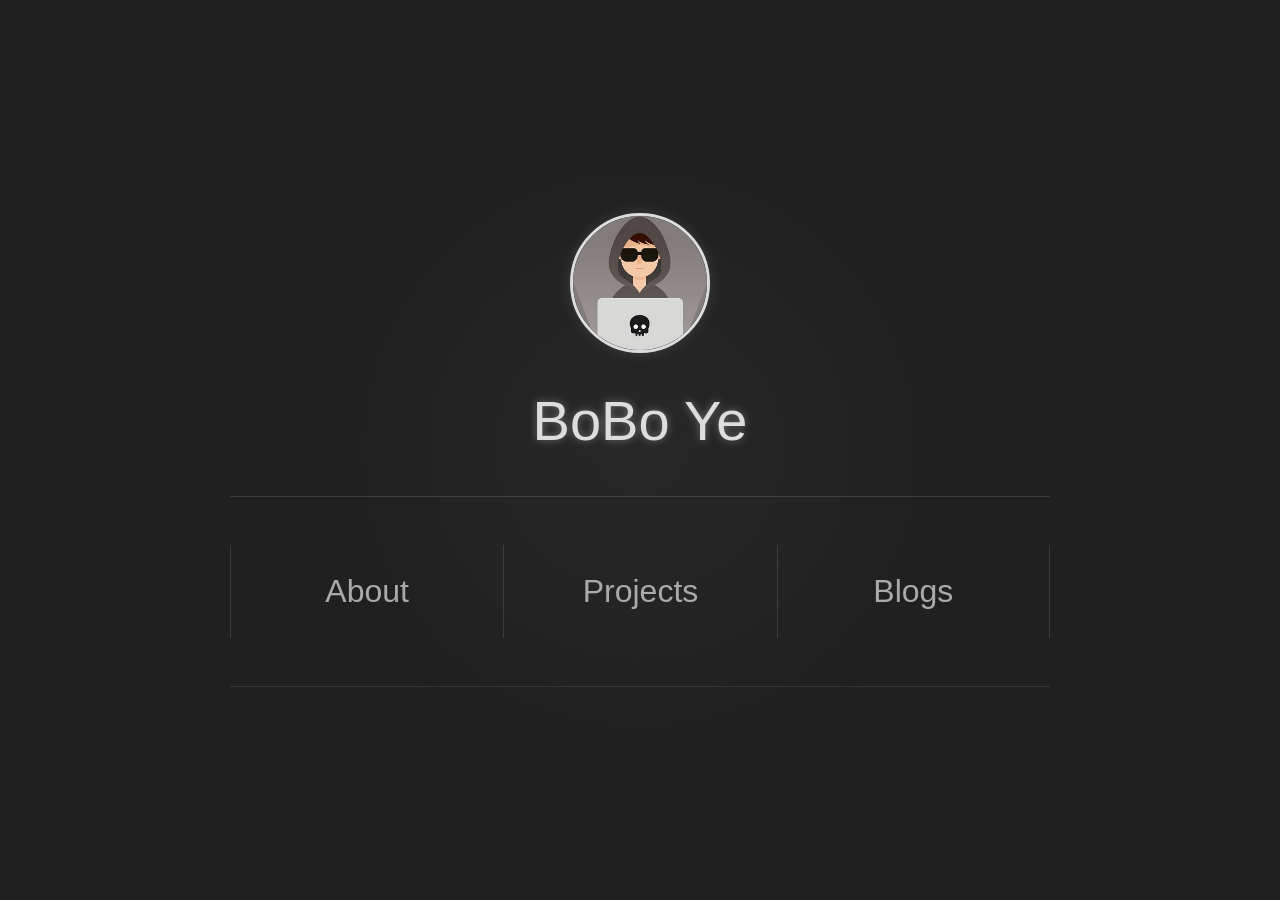
<file: index.html>
<!doctype html>
<html lang="en">
<head>
  <meta charset="utf-8">
  <meta name="viewport" content="width=device-width, initial-scale=1">
  <title>BoBo Ye</title>
  <link rel="stylesheet" href="css/style.css">
</head>
<body>
  <main class="home">
    <header class="profile">
      <img class="avatar" src="assets/imgs/headpic_512.png" alt="BoBo Ye">
      <h1>BoBo Ye</h1>
    </header>

    <nav class="nav" aria-label="Primary">
      <ul class="nav-list">
        <li class="nav-item"><a class="nav-link" href="html/about.html">About</a></li>
        <li class="nav-item"><a class="nav-link" href="html/projects.html">Projects</a></li>
        <li class="nav-item"><a class="nav-link" href="html/blog.html">Blogs</a></li>
      </ul>
    </nav>
  </main>
</body>
</html>
</file>
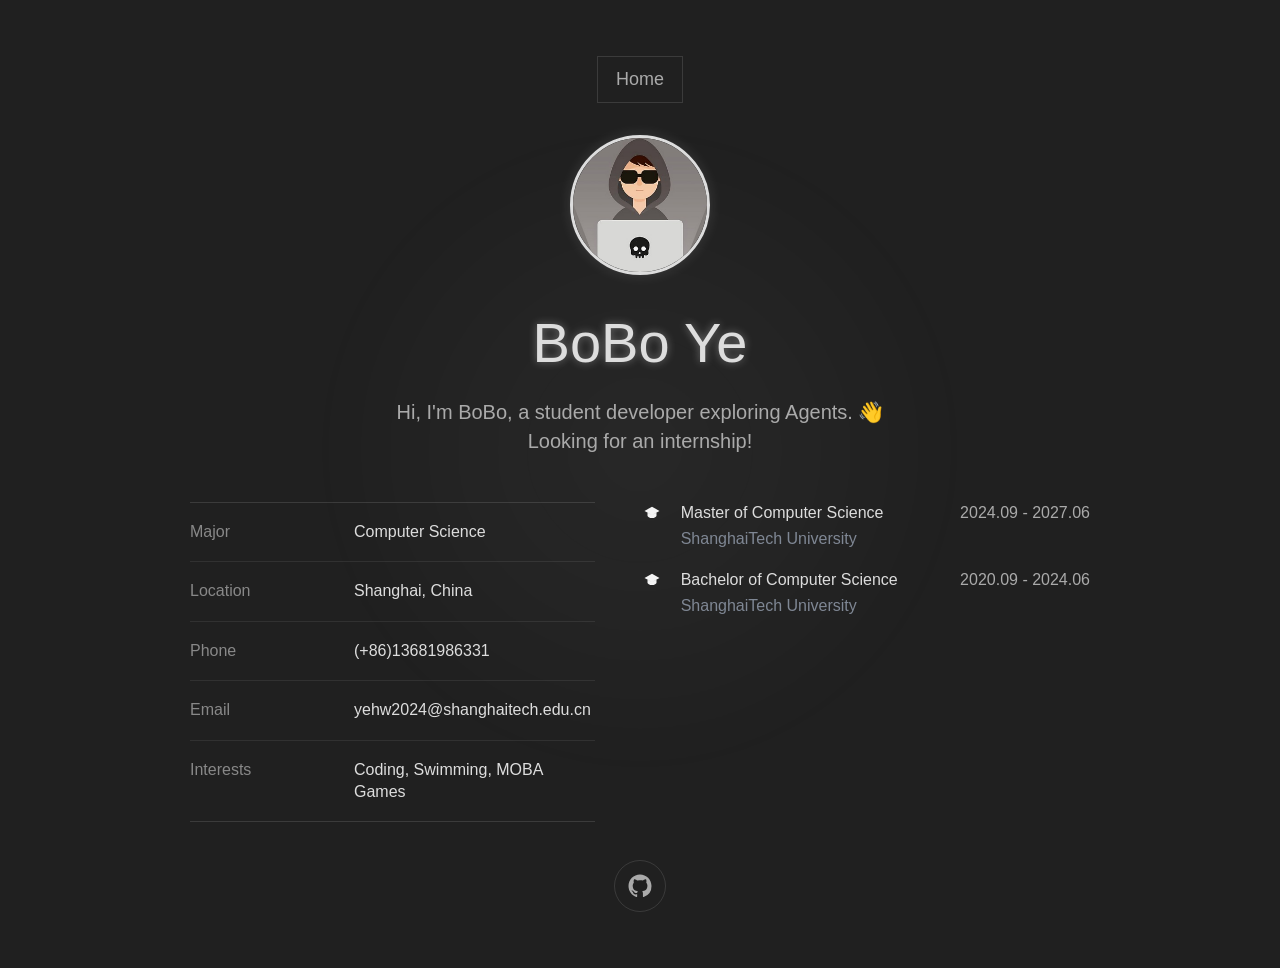
<file: html/about.html>
<!doctype html>
<html lang="en">
<head>
  <meta charset="utf-8">
  <meta name="viewport" content="width=device-width, initial-scale=1">
  <title>About - BoBo Ye</title>
  <base href="../">
  <link rel="stylesheet" href="css/style.css">
</head>
<body class="about-body">
  <main class="about-page">
    <a class="back-link" href="index.html" aria-label="Back to home">Home</a>

    <header class="profile about-profile">
      <img class="avatar" data-about-avatar src="assets/imgs/headpic_512.png" alt="BoBo Ye">
      <h1 data-about-name>BoBo Ye</h1>
      <p class="headline" data-about-headline hidden></p>
      <div class="bio about-bio" data-about-bio></div>
    </header>

    <section class="about-content" aria-label="About information">
      <div class="about-columns">
        <div class="about-column" aria-label="Profile details">
          <dl class="info-list" data-about-details></dl>
        </div>

        <div class="about-column">
          <div class="education-list" data-about-education></div>
        </div>
      </div>
      <nav class="social-links" data-about-links aria-label="Social links"></nav>
      <p class="data-error" data-about-error hidden>
        About information could not be loaded. Please run this site from a local server or check data/about.json.
      </p>
    </section>
  </main>

  <script type="module" src="js/about-page.js"></script>
</body>
</html>
</file>
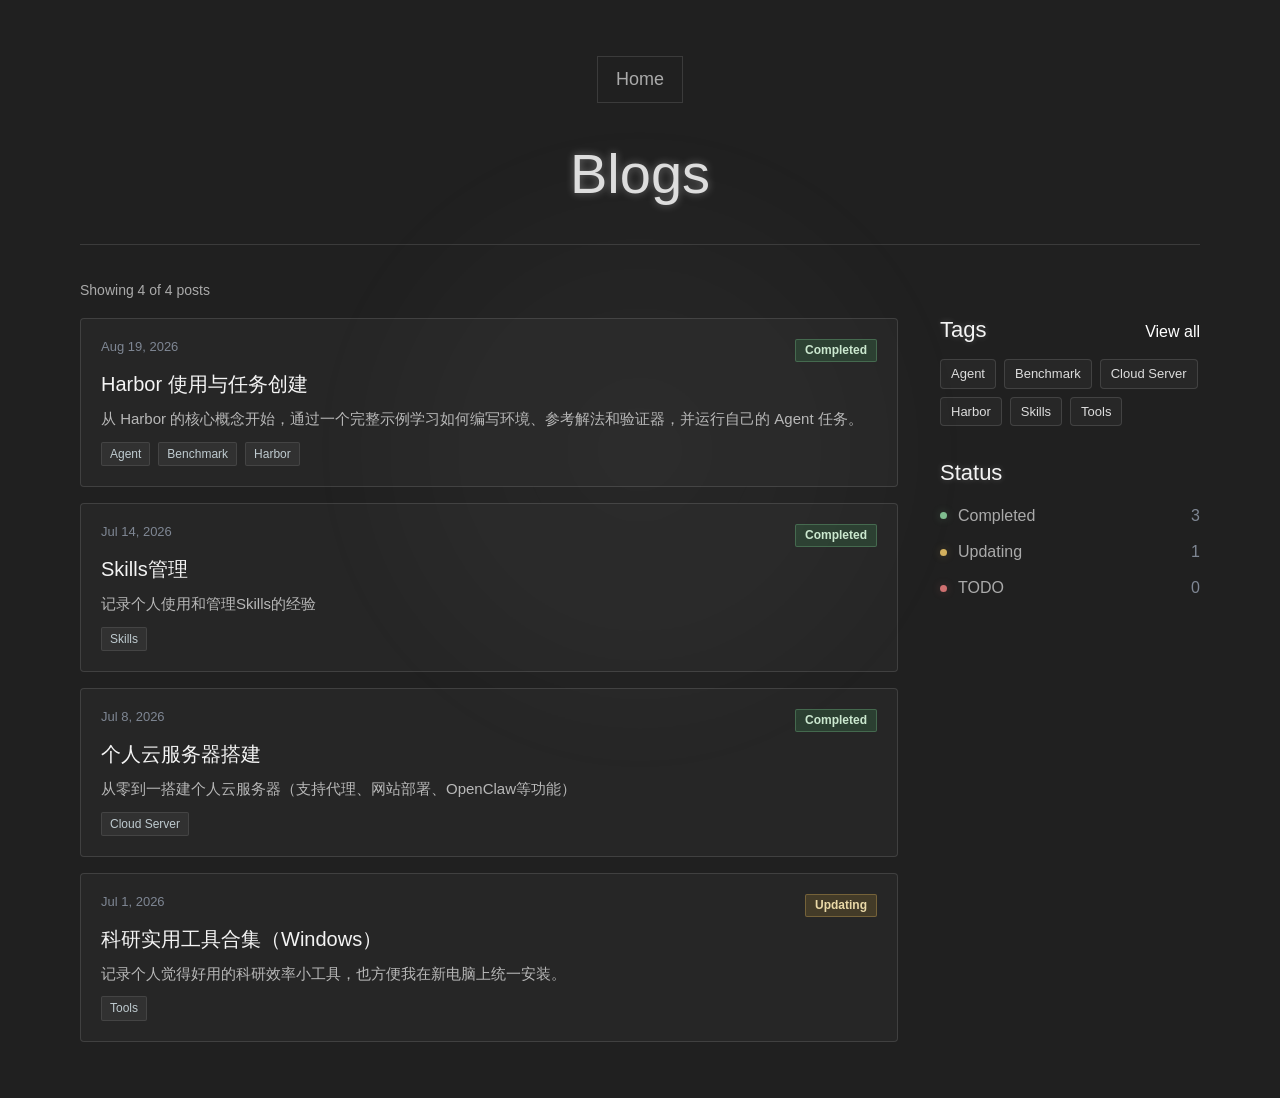
<file: html/blog.html>
<!doctype html>
<html lang="en">
<head>
  <meta charset="utf-8">
  <meta name="viewport" content="width=device-width, initial-scale=1">
  <title>Blogs - BoBo Ye</title>
  <base href="../">
  <link rel="stylesheet" href="css/style.css">
</head>
<body class="blog-body">
  <main class="blog-page">
    <a class="back-link" href="index.html" aria-label="Back to home">Home</a>

    <header class="page-header">
      <h1>Blogs</h1>
    </header>

    <section class="blog-content" aria-label="Blog posts">
      <div class="blog-catalog" data-blog-catalog hidden></div>

      <article class="blog-article markdown-body" data-blog-article hidden></article>

      <p class="data-error" data-blog-error hidden>
        Blog posts could not be loaded. Please run this site from a local server or check data/blogs/index.json.
      </p>
    </section>
  </main>

  <script type="module" src="js/blog-page.js"></script>
</body>
</html>
</file>
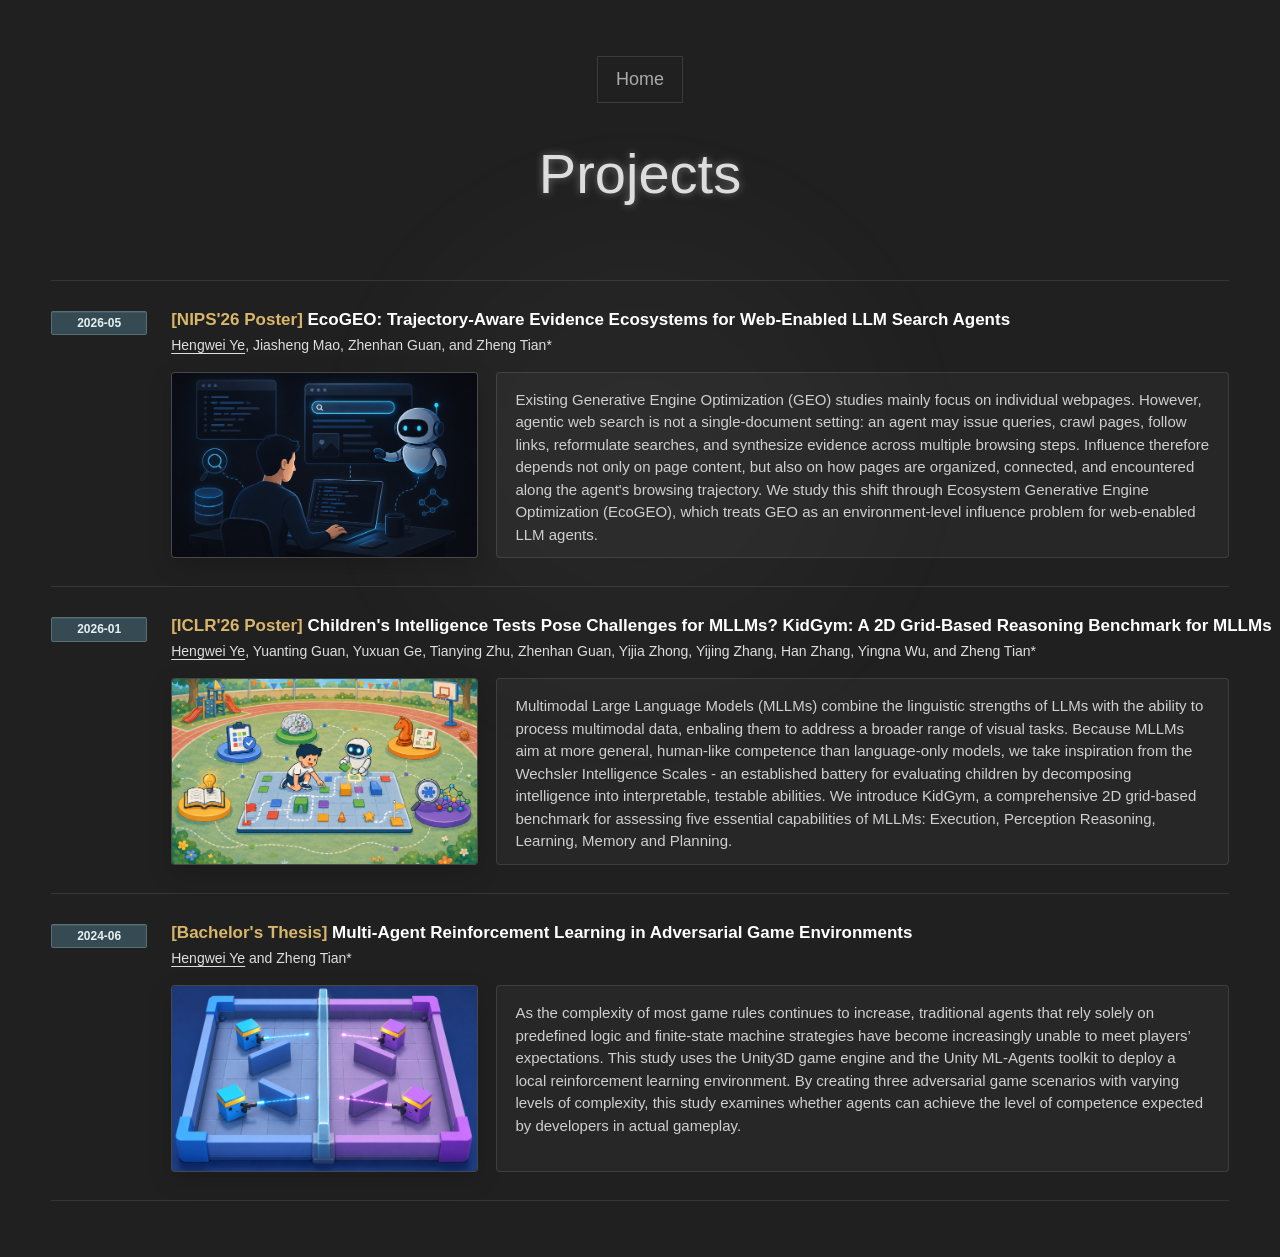
<file: html/projects.html>
<!doctype html>
<html lang="en">
<head>
  <meta charset="utf-8">
  <meta name="viewport" content="width=device-width, initial-scale=1">
  <title>Projects - BoBo Ye</title>
  <base href="../">
  <link rel="stylesheet" href="css/style.css">
</head>
<body class="projects-body">
  <main class="projects-page">
    <a class="back-link" href="index.html" aria-label="Back to home">Home</a>

    <header class="page-header">
      <h1>Projects</h1>
    </header>

    <section class="projects-content" aria-label="Projects">
      <div class="project-list" data-projects-list></div>
      <p class="data-error" data-projects-error hidden>
        Projects could not be loaded. Please run this site from a local server or check data/projects/index.json.
      </p>
    </section>
  </main>

  <script
    type="module"
    src="js/projects-page.js"
    data-projects-page
    data-index-path="data/projects/index.json"
    data-list-selector="[data-projects-list]"
    data-error-selector="[data-projects-error]"
    data-page-label="projects"
  ></script>
</body>
</html>
</file>
<file: css/style.css>
* {
  box-sizing: border-box;
}

body {
  margin: 0;
  min-height: 100vh;
  display: grid;
  place-items: center;
  position: relative;
  overflow-x: hidden;
  color: #ddd;
  font: 16px/1.4 "Trebuchet MS", "Helvetica Neue", Arial, sans-serif;
  background: #202020;
}

.about-body,
.projects-body,
.blog-body {
  place-items: start center;
}

body::before {
  content: "";
  position: fixed;
  top: 50%;
  left: 50%;
  width: min(82vw, 780px);
  aspect-ratio: 1;
  border-radius: 50%;
  pointer-events: none;
  background: radial-gradient(
    circle,
    rgba(255, 255, 255, .14) 0%,
    rgba(255, 255, 255, .06) 46%,
    transparent 78%
  );
  filter: blur(14px) brightness(.78);
  opacity: .36;
  transform: translate(-50%, -50%) scale(.82);
  animation: light-orb-breathe 3.8s ease-in-out infinite;
}

.home,
.about-page,
.projects-page,
.blog-page {
  position: relative;
  z-index: 1;
  text-align: center;
}

.home {
  width: min(88vw, 820px);
}

.about-page {
  width: min(90vw, 900px);
  padding: 56px 0;
}

.projects-page {
  width: min(92vw, 1200px);
  padding: 56px 0;
}

.blog-page {
  width: min(92vw, 1120px);
  padding: 56px 0;
}

.back-link {
  display: block;
  width: max-content;
  margin: 0 auto 32px;
  padding: 10px 18px;
  border: 1px solid rgba(255, 255, 255, .12);
  color: #aaa;
  font-size: 18px;
}

.back-link:hover {
  border-color: rgba(255, 255, 255, .34);
}

.profile {
  padding-bottom: 36px;
  text-align: center;
  border-bottom: 1px solid rgba(255, 255, 255, .12);
}

.about-profile {
  border-bottom: 0;
}

.avatar {
  width: 140px;
  height: 140px;
  border: 3px solid #ddd;
  border-radius: 50%;
  object-fit: cover;
  box-shadow: 0 0 14px rgba(255, 255, 255, .12);
}

h1 {
  margin: 22px 0 0;
  font-size: 56px;
  font-weight: 400;
  text-shadow: 0 0 8px rgba(255, 255, 255, .35);
}

.headline {
  max-width: 520px;
  margin: 16px auto 0;
  color: #aaa;
  font-size: 22px;
}

.nav {
  margin-top: 48px;
  padding-bottom: 48px;
  border-bottom: 1px solid rgba(255, 255, 255, .1);
}

ul {
  margin: 0;
  padding: 0;
  list-style: none;
}

.nav-list {
  display: grid;
  grid-template-columns: repeat(auto-fit, minmax(180px, 1fr));
}

.nav-item {
  border-left: 1px solid rgba(255, 255, 255, .12);
}

.nav-item:last-child {
  border-right: 1px solid rgba(255, 255, 255, .12);
}

a {
  color: inherit;
  text-decoration: none;
}

.nav-link {
  display: block;
  padding: 24px 12px;
  color: #aaa;
  font-size: 32px;
}

.nav-link:hover,
.back-link:hover {
  color: #fff;
}

.page-header {
  padding-bottom: 30px;
  text-align: center;
  border-bottom: 1px solid rgba(255, 255, 255, .12);
}

.page-header h1 {
  margin-top: 0;
}

.projects-page .page-header {
  border-bottom: 0;
}

.about-content {
  max-width: 900px;
  margin: 10px auto 0;
  text-align: left;
}

.projects-content,
.blog-content {
  width: 100%;
  margin: 36px auto 0;
}

.project-list {
  display: grid;
  gap: 0;
  border-top: 1px solid rgba(255, 255, 255, .1);
}

.project-item {
  display: grid;
  grid-template-columns: max-content minmax(0, 1fr);
  gap: 24px;
  align-items: start;
  padding: 28px 0;
  border-bottom: 1px solid rgba(255, 255, 255, .1);
  text-align: left;
}

.project-time {
  justify-self: start;
  margin-top: 2px;
  min-width: 96px;
  padding: 4px 14px;
  border: 1px solid rgba(174, 201, 208, .28);
  border-radius: 2px;
  background: rgba(64, 96, 108, .66);
  color: #e4f1f4;
  font-size: 12px;
  font-weight: 600;
  line-height: 1.2;
  text-align: center;
  box-shadow: inset 0 1px 0 rgba(255, 255, 255, .08);
}

.project-title {
  margin: 0;
  color: #fff;
  font-size: 17px;
  font-weight: 600;
  line-height: 1.35;
}

.project-title-link {
  display: block;
  color: #fff;
}

.project-title-link:hover {
  color: #d8f3ff;
}

.project-title-tag {
  color: #d9b66a;
}

.project-authors {
  margin: 4px 0 0;
  color: #dedede;
  font-size: 14px;
  line-height: 1.3;
}

.project-content {
  min-width: 0;
}

.project-overview {
  --project-image-width: clamp(200px, 24vw, 320px);
  --project-image-height: calc((var(--project-image-width) * 9 / 16) * 1.08);
  --project-overview-gap: 18px;
  display: grid;
  grid-template-columns: var(--project-image-width) minmax(0, 1fr);
  gap: var(--project-overview-gap);
  align-items: stretch;
  margin-top: 18px;
}

.project-figure {
  min-width: 0;
  margin: 0;
}

.project-image {
  display: block;
  width: 100%;
  height: var(--project-image-height);
  aspect-ratio: 4 / 3;
  border: 1px solid rgba(255, 255, 255, .14);
  border-radius: 4px;
  object-fit: cover;
  background: rgba(255, 255, 255, .04);
  box-shadow: 0 8px 24px rgba(0, 0, 0, .16);
}

.project-description {
  height: var(--project-image-height);
  margin: 0;
  padding: 16px 18px;
  border: 1px solid rgba(255, 255, 255, .1);
  border-radius: 4px;
  background: rgba(255, 255, 255, .035);
  color: #cfcfcf;
  font-size: 15px;
  line-height: 1.5;
  overflow: auto;
}

.project-author-highlight {
  text-decoration: underline;
  text-decoration-thickness: 1px;
  text-underline-offset: 3px;
}

.blog-catalog {
  text-align: left;
}

.blog-collection {
  display: grid;
  grid-template-columns: minmax(0, 1fr) minmax(220px, 260px);
  gap: 42px;
  align-items: start;
}

.blog-main {
  min-width: 0;
}

.blog-results-summary {
  margin: 0 0 18px;
  color: #aaa;
  font-size: 14px;
  line-height: 1.4;
}

.blog-list {
  display: grid;
  gap: 16px;
}

.blog-card {
  min-width: 0;
  padding: 20px;
  border: 1px solid rgba(255, 255, 255, .12);
  border-radius: 4px;
  background: rgba(255, 255, 255, .028);
  color: #aaa;
  display: grid;
  gap: 10px;
  overflow: hidden;
}

.blog-card:hover {
  border-color: rgba(255, 255, 255, .32);
  background: rgba(255, 255, 255, .048);
  color: #fff;
  box-shadow: 0 0 18px rgba(255, 255, 255, .06);
}

.blog-card-heading {
  display: grid;
  grid-template-columns: minmax(0, 1fr) max-content;
  gap: 14px;
  align-items: start;
  min-width: 0;
}

.blog-card-meta {
  color: #7f8794;
  font-size: 13px;
  line-height: 1.3;
}

.blog-card-status {
  max-width: 150px;
  padding: 4px 9px;
  border: 1px solid rgba(255, 255, 255, .12);
  border-radius: 2px;
  background: rgba(255, 255, 255, .055);
  color: #d8d8d8;
  font-size: 12px;
  font-weight: 700;
  line-height: 1.1;
  overflow: hidden;
  text-align: center;
  text-overflow: ellipsis;
  white-space: nowrap;
}

.blog-card-status[data-status="completed"] {
  border-color: rgba(114, 184, 132, .34);
  background: rgba(58, 116, 75, .34);
  color: #cbe8cf;
}

.blog-card-status[data-status="updating"] {
  border-color: rgba(205, 169, 90, .36);
  background: rgba(126, 103, 47, .34);
  color: #ead9a8;
}

.blog-card-status[data-status="todo"] {
  border-color: rgba(205, 99, 99, .34);
  background: rgba(124, 56, 56, .34);
  color: #ecc0c0;
}

.blog-card-title {
  display: -webkit-box;
  color: #f4f4f4;
  font-size: 20px;
  line-height: 1.28;
  overflow: hidden;
  -webkit-box-orient: vertical;
  -webkit-line-clamp: 2;
}

.blog-card-summary {
  display: -webkit-box;
  color: #b8b8b8;
  font-size: 15px;
  line-height: 1.45;
  overflow: hidden;
  -webkit-box-orient: vertical;
  -webkit-line-clamp: 2;
}

.blog-card-tags {
  display: flex;
  flex-wrap: wrap;
  gap: 8px;
  margin-top: 2px;
}

.blog-card-tag {
  min-width: 0;
  padding: 4px 8px;
  border: 1px solid rgba(255, 255, 255, .09);
  border-radius: 2px;
  background: rgba(255, 255, 255, .055);
  color: #bfcbd0;
  font-size: 12px;
  line-height: 1.2;
  text-overflow: ellipsis;
  white-space: nowrap;
}

.blog-sidebar {
  display: grid;
  gap: 34px;
  padding-top: 36px;
}

.blog-filter-group {
  min-width: 0;
}

.blog-filter-heading {
  display: flex;
  gap: 14px;
  align-items: baseline;
  justify-content: space-between;
  margin-bottom: 16px;
}

.blog-filter-heading h2 {
  margin: 0;
  color: #f4f4f4;
  font-size: 22px;
  font-weight: 400;
  line-height: 1.2;
  text-shadow: 0 0 6px rgba(255, 255, 255, .22);
}

.blog-filter-reset,
.blog-filter-chip,
.blog-status-button {
  font: inherit;
}

.blog-filter-reset {
  padding: 0;
  border: 0;
  background: none;
  color: #aaa;
  cursor: pointer;
}

.blog-filter-reset:hover,
.blog-filter-reset[aria-pressed="true"] {
  color: #fff;
}

.blog-filter-cloud {
  display: flex;
  flex-wrap: wrap;
  gap: 8px;
}

.blog-filter-chip {
  min-width: 0;
  padding: 6px 10px;
  border: 1px solid rgba(255, 255, 255, .12);
  border-radius: 4px;
  background: rgba(255, 255, 255, .035);
  color: #ddd;
  cursor: pointer;
  font-size: 13px;
  line-height: 1.2;
}

.blog-filter-chip:hover,
.blog-filter-chip[aria-pressed="true"] {
  border-color: rgba(174, 201, 208, .42);
  background: rgba(64, 96, 108, .5);
  color: #fff;
}

.blog-status-list {
  display: grid;
  gap: 10px;
}

.blog-status-button {
  display: grid;
  grid-template-columns: 10px minmax(0, 1fr) max-content;
  gap: 8px;
  align-items: center;
  width: 100%;
  padding: 2px 0;
  border: 0;
  background: none;
  color: #aaa;
  cursor: pointer;
  text-align: left;
}

.blog-status-button:hover,
.blog-status-button[aria-pressed="true"] {
  color: #fff;
}

.blog-status-dot {
  width: 7px;
  height: 7px;
  border-radius: 50%;
  background: #9eb3ba;
  box-shadow: 0 0 8px rgba(174, 201, 208, .24);
}

.blog-status-button[data-status="completed"] .blog-status-dot {
  background: #7fbd8f;
  box-shadow: 0 0 8px rgba(127, 189, 143, .28);
}

.blog-status-button[data-status="updating"] .blog-status-dot {
  background: #d3b05e;
  box-shadow: 0 0 8px rgba(211, 176, 94, .26);
}

.blog-status-button[data-status="todo"] .blog-status-dot {
  background: #cf7070;
  box-shadow: 0 0 8px rgba(207, 112, 112, .26);
}

.blog-status-label {
  min-width: 0;
  overflow: hidden;
  text-overflow: ellipsis;
  white-space: nowrap;
}

.blog-status-count {
  color: #7f8794;
}

.blog-empty-state {
  margin: 0;
  padding: 22px;
  border: 1px solid rgba(255, 255, 255, .12);
  border-radius: 4px;
  background: rgba(255, 255, 255, .028);
  color: #aaa;
}

.blog-article {
  width: min(100%, 1140px);
  min-width: 0;
  margin: 0 auto;
  text-align: left;
}

.blog-article-shell {
  display: grid;
  grid-template-columns: minmax(220px, 280px) minmax(0, 780px);
  gap: 52px;
  align-items: start;
  justify-content: center;
}

.blog-article-shell-no-toc {
  grid-template-columns: minmax(0, 780px);
}

.blog-reading {
  min-width: 0;
}

.blog-toc {
  position: sticky;
  top: 28px;
  min-width: 0;
  max-height: calc(100vh - 56px);
  padding: 4px 0 4px 22px;
  border-left: 1px solid rgba(255, 255, 255, .12);
  overflow: auto;
}

.blog-toc-title {
  margin: 0 0 16px;
  color: #f4f4f4;
  font-size: 15px;
  font-weight: 700;
  letter-spacing: 0;
  line-height: 1.2;
}

.blog-toc-nav {
  display: grid;
  gap: 10px;
}

.blog-toc-link {
  display: block;
  color: #9aa4b2;
  font-size: 15px;
  line-height: 1.45;
}

.blog-toc-link:hover {
  color: #fff;
}

.blog-toc-link-level-2 {
  padding-left: 14px;
}

.blog-toc-link-level-3 {
  padding-left: 28px;
}

.blog-toc-link-level-4 {
  padding-left: 42px;
  font-size: 14px;
}

.blog-article-header {
  margin-bottom: 26px;
  padding-bottom: 22px;
  border-bottom: 1px solid rgba(255, 255, 255, .12);
}

.blog-detail-back {
  display: inline-block;
  margin-bottom: 22px;
  padding: 8px 14px;
  border: 1px solid rgba(255, 255, 255, .12);
  color: #aaa;
  font-size: 15px;
  line-height: 1.2;
}

.blog-detail-back:hover {
  border-color: rgba(255, 255, 255, .34);
  color: #fff;
}

.blog-meta {
  margin: 0;
  color: #8d98a6;
  font-size: 13px;
  line-height: 1.4;
}

.blog-article-title {
  margin: 8px 0 0;
  color: #fff;
  font-size: 32px;
  font-weight: 400;
  line-height: 1.18;
  text-shadow: 0 0 8px rgba(255, 255, 255, .25);
}

.blog-summary {
  max-width: 680px;
  margin: 14px 0 0;
  color: #aaa;
  font-size: 16px;
  line-height: 1.5;
}

.blog-tags {
  display: flex;
  flex-wrap: wrap;
  gap: 8px;
  margin-top: 18px;
}

.blog-tag {
  padding: 4px 10px;
  border: 1px solid rgba(174, 201, 208, .24);
  border-radius: 2px;
  background: rgba(64, 96, 108, .42);
  color: #dceef3;
  font-size: 12px;
  line-height: 1.2;
}

.markdown-content {
  color: #d4d4d4;
  font-family: "Helvetica Neue", "Microsoft YaHei UI", Arial, sans-serif;
  font-size: 16px;
  font-weight: 400;
  line-height: 1.68;
}

.markdown-content strong,
.markdown-content b {
  color: #d9b66a;
  font-weight: 700;
}

.markdown-content h1,
.markdown-content h2,
.markdown-content h3,
.markdown-content h4,
.markdown-content h5,
.markdown-content h6 {
  margin: 30px 0 12px;
  color: #f4f4f4;
  font-weight: 400;
  line-height: 1.24;
  scroll-margin-top: 24px;
  text-shadow: 0 0 6px rgba(255, 255, 255, .16);
}

.markdown-content h1 {
  font-size: 30px;
}

.markdown-content h2 {
  font-size: 24px;
}

.markdown-content h3 {
  font-size: 20px;
}

.markdown-content h4,
.markdown-content h5,
.markdown-content h6 {
  font-size: 18px;
}

.markdown-content p,
.markdown-content ul,
.markdown-content ol,
.markdown-content blockquote,
.markdown-content pre,
.markdown-content .markdown-table {
  margin: 0 0 20px;
}

.markdown-content ul,
.markdown-content ol {
  padding-left: 1.35em;
}

.markdown-content ul {
  list-style: disc;
}

.markdown-content ol {
  list-style: decimal;
}

.markdown-content li {
  margin: 6px 0;
}

.markdown-content a {
  color: #f4f4f4;
  text-decoration: underline;
  text-underline-offset: 4px;
}

.markdown-content a:hover {
  color: #fff;
}

.markdown-content blockquote {
  padding: 4px 0 4px 18px;
  border-left: 2px solid rgba(174, 201, 208, .36);
  color: #bfcbd0;
}

.markdown-content blockquote p {
  margin: 0;
}

.markdown-content code {
  padding: 2px 5px;
  border: 1px solid rgba(255, 255, 255, .1);
  border-radius: 3px;
  background: rgba(255, 255, 255, .06);
  color: #f1f1f1;
  font: .9em/1.4 Consolas, "Liberation Mono", Menlo, monospace;
}

.markdown-content pre {
  padding: 14px 16px;
  border: 1px solid rgba(255, 255, 255, .1);
  border-radius: 4px;
  background: rgba(255, 255, 255, .045);
  overflow: auto;
}

.markdown-content pre code {
  display: block;
  padding: 0;
  border: 0;
  background: none;
}

.markdown-table {
  max-width: 100%;
  overflow-x: auto;
}

.markdown-content table {
  width: 100%;
  min-width: 520px;
  border-collapse: collapse;
  color: #d4d4d4;
  font-size: 15px;
  line-height: 1.45;
}

.markdown-content th,
.markdown-content td {
  padding: 10px 12px;
  border: 1px solid rgba(255, 255, 255, .14);
  text-align: left;
  vertical-align: top;
}

.markdown-content th {
  background: rgba(255, 255, 255, .07);
  color: #f4f4f4;
  font-weight: 700;
}

.markdown-content td {
  background: rgba(255, 255, 255, .025);
}

.markdown-content img {
  display: block;
  max-width: 100%;
  height: auto;
  margin: 24px 0;
  border: 1px solid rgba(255, 255, 255, .14);
  border-radius: 4px;
  background: rgba(255, 255, 255, .04);
}

.markdown-content hr {
  height: 1px;
  margin: 30px 0;
  border: 0;
  background: rgba(255, 255, 255, .12);
}

.bio {
  color: #c9c9c9;
  font-size: 20px;
}

.bio p {
  margin: 0 0 16px;
}

.about-bio {
  max-width: 680px;
  margin: 16px auto 0;
  color: #aaa;
  font-size: 20px;
  line-height: 1.45;
}

.about-bio p {
  margin: 0;
  white-space: pre-line;
}

.about-bio a {
  color: #f4f4f4;
  text-decoration: underline;
  text-underline-offset: 4px;
}

.about-bio a:hover {
  color: #fff;
}

.about-columns {
  display: grid;
  grid-template-columns: minmax(0, .95fr) minmax(0, 1.05fr);
  gap: 48px;
  align-items: start;
}

.section-title {
  margin: 0;
  color: #f4f4f4;
  font-size: 24px;
  font-weight: 400;
  text-shadow: 0 0 6px rgba(255, 255, 255, .22);
}

.info-list {
  display: grid;
  gap: 0;
  margin: 0;
  border-top: 1px solid rgba(255, 255, 255, .12);
  border-bottom: 1px solid rgba(255, 255, 255, .12);
}

.info-row {
  display: grid;
  grid-template-columns: 140px 1fr;
  gap: 24px;
  padding: 18px 0;
  border-bottom: 1px solid rgba(255, 255, 255, .08);
}

.info-row:last-child {
  border-bottom: 0;
}

dt,
dd {
  margin: 0;
}

dt {
  color: #888;
}

dd {
  color: #ddd;
}

.education-list {
  display: grid;
  gap: 18px;
}

.education-item {
  display: grid;
  grid-template-columns: 24px minmax(0, 1fr);
  gap: 14px;
  align-items: start;
}

.education-icon {
  width: 18px;
  height: 18px;
  margin-top: 1px;
  fill: #f4f4f4;
}

.education-content {
  min-width: 0;
}

.education-heading {
  display: grid;
  grid-template-columns: minmax(0, 1fr) max-content;
  gap: 16px;
  align-items: start;
}

.education-item h3,
.education-degree {
  margin: 0;
  color: #ddd;
  font-size: inherit;
  font-weight: 400;
  line-height: 1.4;
}

.education-school,
.education-degree,
.education-period,
.education-description {
  margin: 4px 0 0;
  color: #aaa;
  font-size: inherit;
  line-height: 1.4;
}

.education-school {
  color: #7f8794;
}

.education-heading .education-period {
  justify-self: end;
  margin: 0;
  color: #aaa;
  white-space: nowrap;
}

.social-links {
  display: flex;
  justify-content: center;
  gap: 18px;
  margin-top: 38px;
}

.social-link {
  display: grid;
  width: 52px;
  height: 52px;
  place-items: center;
  padding: 0;
  border: 1px solid rgba(255, 255, 255, .12);
  border-radius: 50%;
  color: #aaa;
}

.social-link:hover {
  border-color: rgba(255, 255, 255, .34);
  color: #fff;
  box-shadow: 0 0 14px rgba(255, 255, 255, .1);
}

.social-link svg {
  width: 24px;
  height: 24px;
  fill: currentColor;
}

.data-error {
  margin: 28px 0 0;
  color: #c9c9c9;
  text-align: center;
}

@keyframes light-orb-breathe {
  0%,
  100% {
    opacity: .32;
    filter: blur(18px) brightness(.72);
    transform: translate(-50%, -50%) scale(.78);
  }

  50% {
    opacity: .62;
    filter: blur(13px) brightness(1.04);
    transform: translate(-50%, -50%) scale(1.12);
  }
}

@media (prefers-reduced-motion: reduce) {
  body::before {
    animation: none;
  }
}

@media (min-width: 1180px) {
  .project-title {
    white-space: nowrap;
  }
}

@media (max-width: 920px) {
  .blog-collection {
    grid-template-columns: 1fr;
    gap: 30px;
  }

  .blog-sidebar {
    grid-template-columns: repeat(2, minmax(0, 1fr));
    gap: 28px;
    padding-top: 0;
  }

  .blog-article-shell,
  .blog-article-shell-no-toc {
    grid-template-columns: 1fr;
    gap: 26px;
  }

  .blog-toc {
    position: static;
    max-height: none;
    padding: 0 0 18px;
    border-left: 0;
    border-bottom: 1px solid rgba(255, 255, 255, .12);
  }

  .blog-toc-nav {
    display: flex;
    flex-wrap: wrap;
    gap: 8px 14px;
  }

  .blog-toc-link,
  .blog-toc-link-level-2,
  .blog-toc-link-level-3,
  .blog-toc-link-level-4 {
    padding-left: 0;
  }
}

@media (max-width: 720px) {
  .about-columns {
    grid-template-columns: 1fr;
    gap: 32px;
  }

  .project-overview {
    --project-image-width: 100%;
    --project-image-height: auto;
    grid-template-columns: 1fr;
  }

  .project-description {
    height: auto;
    aspect-ratio: 4 / 3;
  }
}

@media (max-width: 560px) {
  .blog-sidebar {
    grid-template-columns: 1fr;
  }
}

@media (max-width: 460px) {
  .home,
  .about-page,
  .projects-page,
  .blog-page {
    width: 92vw;
  }

  .avatar {
    width: 112px;
    height: 112px;
  }

  h1 {
    font-size: 42px;
  }

  .headline {
    font-size: 18px;
  }

  .nav-list {
    grid-template-columns: 1fr;
  }

  .nav-item,
  .nav-item:last-child {
    border-right: 1px solid rgba(255, 255, 255, .12);
  }

  .about-page,
  .projects-page,
  .blog-page {
    padding: 36px 0;
  }

  .about-content {
    margin-top: 28px;
  }

  .bio {
    font-size: 18px;
  }

  .about-bio {
    font-size: 18px;
  }

  .info-row {
    grid-template-columns: 1fr;
    gap: 6px;
  }

  .education-item {
    grid-template-columns: 24px minmax(0, 1fr);
    gap: 12px;
  }

  .education-icon {
    width: 18px;
    height: 18px;
  }

  .project-item {
    grid-template-columns: 1fr;
    gap: 12px;
    padding: 24px 0;
  }

  .project-content {
    grid-column: auto;
  }

  .project-title {
    font-size: 17px;
    white-space: normal;
  }

  .blog-card {
    padding: 16px;
  }

  .blog-card-heading {
    grid-template-columns: 1fr;
    gap: 8px;
  }

  .blog-card-status {
    justify-self: start;
  }

  .blog-article-title {
    font-size: 28px;
  }

  .markdown-content {
    font-size: 16px;
  }

  .markdown-content h1 {
    font-size: 27px;
  }

  .markdown-content h2 {
    font-size: 22px;
  }

  .markdown-content h3 {
    font-size: 19px;
  }
}
</file>
